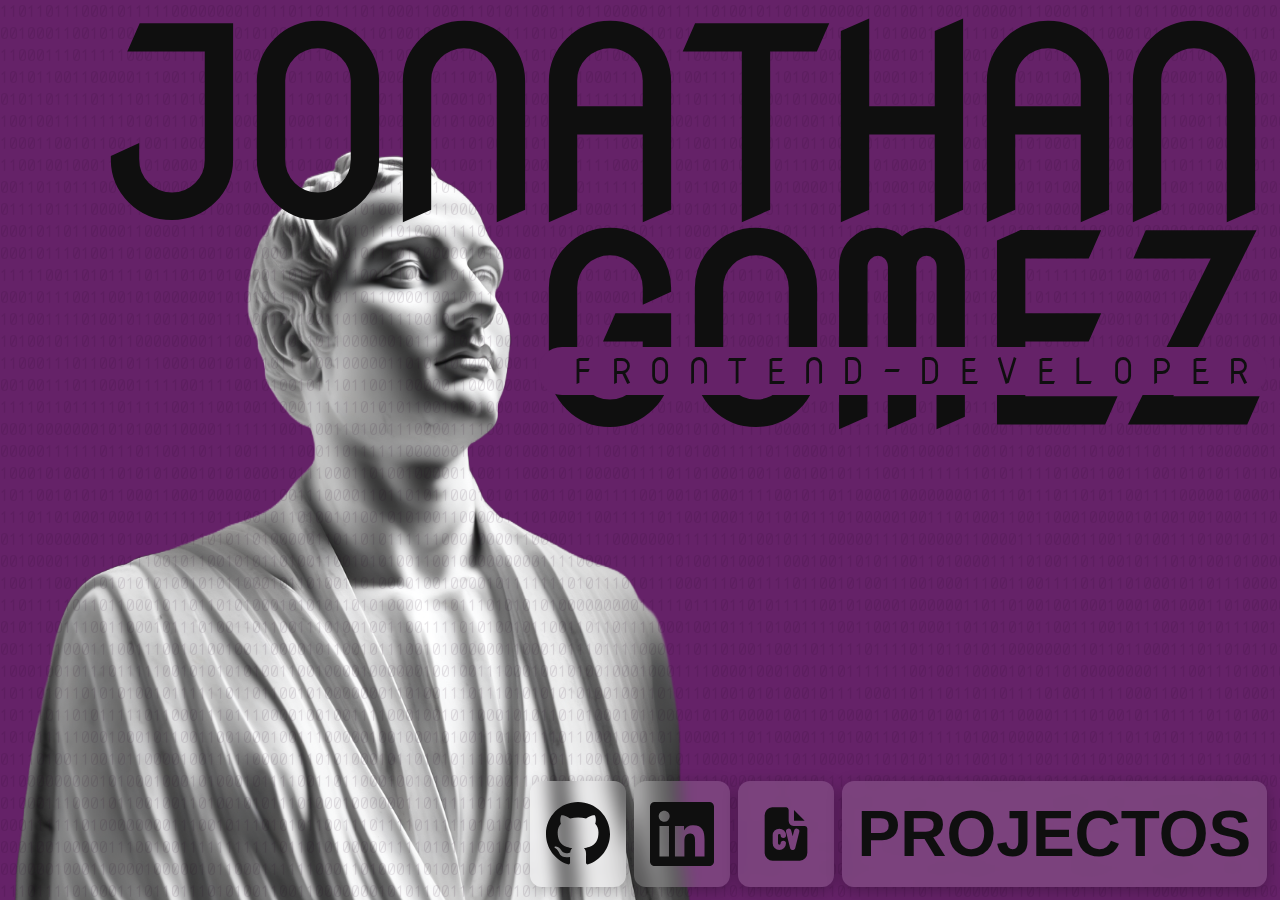
<file: index.html>
<!DOCTYPE html>
<html lang="es">

<head>
  <meta charset="utf-8">
  <link rel="icon" type="image/svg+xml" href="./assets/favicon.svg">
  <meta name="viewport" content="width=device-width, initial-scale=1">
  <title>Portfolio</title>
  <link rel="stylesheet" href="https://fonts.googleapis.com/css2?family=Material+Symbols+Rounded" />
  <link rel="stylesheet" href="./css/styles.css">
</head>

<body>

  <div class="background">
    <p>
      [base64]
      [base64]
      [base64]
      [base64]
      [base64]
      [base64]
      [base64]
      [base64]
      [base64]
      [base64]
      [base64]
      [base64]
      [base64]
      [base64]
      [base64]
      [base64]
      [base64]
      [base64]
      [base64]
      [base64]
      [base64]
      [base64]
      [base64]
      [base64]
      [base64]
      [base64]
      [base64]
      [base64]
      [base64]
      [base64]
      [base64]
      [base64]
      [base64]
      [base64]
      [base64]
      [base64]
      [base64]
      [base64]
      [base64]
      [base64]
      [base64]
      [base64]
      [base64]
      [base64]
      [base64]
      [base64]
      [base64]
      [base64]
      [base64]
      [base64]
      [base64]
      [base64]
      [base64]
      [base64]
      [base64]
      [base64]
      [base64]
      [base64]
      [base64]
      [base64]
      [base64]
      [base64]
      [base64]
      [base64]
      [base64]
      [base64]
      [base64]
      [base64]
      [base64]
      [base64]
      [base64]
      [base64]
      [base64]
      [base64]
      [base64]
      [base64]
      [base64]
      [base64]
      [base64]
      [base64]
      [base64]
      [base64]
      [base64]
      [base64]
      [base64]
      [base64]
      [base64]
      [base64]
      [base64]
      [base64]
      [base64]
      [base64]
      [base64]
      [base64]
      [base64]
      [base64]
      [base64]
      [base64]
      [base64]
      [base64]

    </p>
  </div>

  <div class="name-block">
    <h2>
      <span>J</span><span>O</span><span>N</span><span>A</span><span>T</span><span>H</span><span>A</span><span>N</span>
    </h2>
    <h2 class="last-name">
      <span>G</span><span>O</span><span>M</span><span>E</span><span>Z</span>
    </h2>

    <p>
      <span>F</span><span>R</span><span>O</span><span>N</span><span>T</span><span>E</span><span>N</span><span>D</span>
      <span>-</span><span>D</span><span>E</span><span>V</span><span>E</span><span>L</span><span>O</span><span>P</span><span>E</span><span>R</span>
    </p>

    <div class="img">
      <img src="./assets/img.png" alt="Jonathan Gomez" />
    </div>

  </div>
  <nav class="main-nav">
    <div class="nav-buttons">
      <a href="https://github.com/devJonathanGomez" target="_blank">
        <button>
          <svg width="1em" height="1em" viewBox="0 0 1024 1024" fill="none"
              xmlns="http://www.w3.org/2000/svg">
              <path fill-rule="evenodd" clip-rule="evenodd"
                d="M8 0C3.58 0 0 3.58 0 8C0 11.54 2.29 14.53 5.47 15.59C5.87 15.66 6.02 15.42 6.02 15.21C6.02 15.02 6.01 14.39 6.01 13.72C4 14.09 3.48 13.23 3.32 12.78C3.23 12.55 2.84 11.84 2.5 11.65C2.22 11.5 1.82 11.13 2.49 11.12C3.12 11.11 3.57 11.7 3.72 11.94C4.44 13.15 5.59 12.81 6.05 12.6C6.12 12.08 6.33 11.73 6.56 11.53C4.78 11.33 2.92 10.64 2.92 7.58C2.92 6.71 3.23 5.99 3.74 5.43C3.66 5.23 3.38 4.41 3.82 3.31C3.82 3.31 4.49 3.1 6.02 4.13C6.66 3.95 7.34 3.86 8.02 3.86C8.7 3.86 9.38 3.95 10.02 4.13C11.55 3.09 12.22 3.31 12.22 3.31C12.66 4.41 12.38 5.23 12.3 5.43C12.81 5.99 13.12 6.7 13.12 7.58C13.12 10.65 11.25 11.33 9.47 11.53C9.76 11.78 10.01 12.26 10.01 13.01C10.01 14.08 10 14.94 10 15.21C10 15.42 10.15 15.67 10.55 15.59C13.71 14.53 16 11.53 16 8C16 3.58 12.42 0 8 0Z"
                transform="scale(64)" fill="currentColor" />
            </svg>
        </button>
      </a>

      <a href="https://www.linkedin.com/in/devjonathangomez/" target="_blank">
        <button><svg width="1em" height="1em" xmlns="http://www.w3.org/2000/svg"
            preserveAspectRatio="xMidYMid" viewBox="0 0 256 256">
            <path
              d="M218.123 218.127h-37.931v-59.403c0-14.165-.253-32.4-19.728-32.4-19.756 0-22.779 15.434-22.779 31.369v60.43h-37.93V95.967h36.413v16.694h.51a39.907 39.907 0 0 1 35.928-19.733c38.445 0 45.533 25.288 45.533 58.186l-.016 67.013ZM56.955 79.27c-12.157.002-22.014-9.852-22.016-22.009-.002-12.157 9.851-22.014 22.008-22.016 12.157-.003 22.014 9.851 22.016 22.008A22.013 22.013 0 0 1 56.955 79.27m18.966 138.858H37.95V95.967h37.97v122.16ZM237.033.018H18.89C8.58-.098.125 8.161-.001 18.471v219.053c.122 10.315 8.576 18.582 18.89 18.474h218.144c10.336.128 18.823-8.139 18.966-18.474V18.454c-.147-10.33-8.635-18.588-18.966-18.453"
              fill="currentColor" />
          </svg>
      </button>
      </a>

      <a href="./cv.html">
        <button><svg xmlns="http://www.w3.org/2000/svg" width="1em" height="1em"
            viewBox="0 0 24 24" fill="currentColor" class="icon icon-tabler icons-tabler-filled icon-tabler-file-cv">
            <path stroke="none" d="M0 0h24v24H0z" fill="none" />
            <path
              d="M12 2l.117 .007a1 1 0 0 1 .876 .876l.007 .117v4l.005 .15a2 2 0 0 0 1.838 1.844l.157 .006h4l.117 .007a1 1 0 0 1 .876 .876l.007 .117v9a3 3 0 0 1 -2.824 2.995l-.176 .005h-10a3 3 0 0 1 -2.995 -2.824l-.005 -.176v-14a3 3 0 0 1 2.824 -2.995l.176 -.005zm-2.5 8a2.5 2.5 0 0 0 -2.5 2.5v3a2.5 2.5 0 1 0 5 0a1 1 0 0 0 -2 0a.5 .5 0 1 1 -1 0v-3a.5 .5 0 1 1 1 0a1 1 0 0 0 2 0a2.5 2.5 0 0 0 -2.5 -2.5m6.743 .03a1 1 0 0 0 -1.213 .727l-.53 2.119l-.53 -2.119a1 1 0 1 0 -1.94 .486l1.5 6c.252 1.01 1.688 1.01 1.94 0l1.5 -6a1 1 0 0 0 -.727 -1.213m-1.244 -7.031l4.001 4.001h-4z" />
          </svg>
      </button>
      </a>
    </div>

    <div class="nav-projects">
      <a href="projects.html">
        <button><span>PROJECTOS</span></button>
      </a>
    </div>
  </nav>

</body>

</html>
</file>
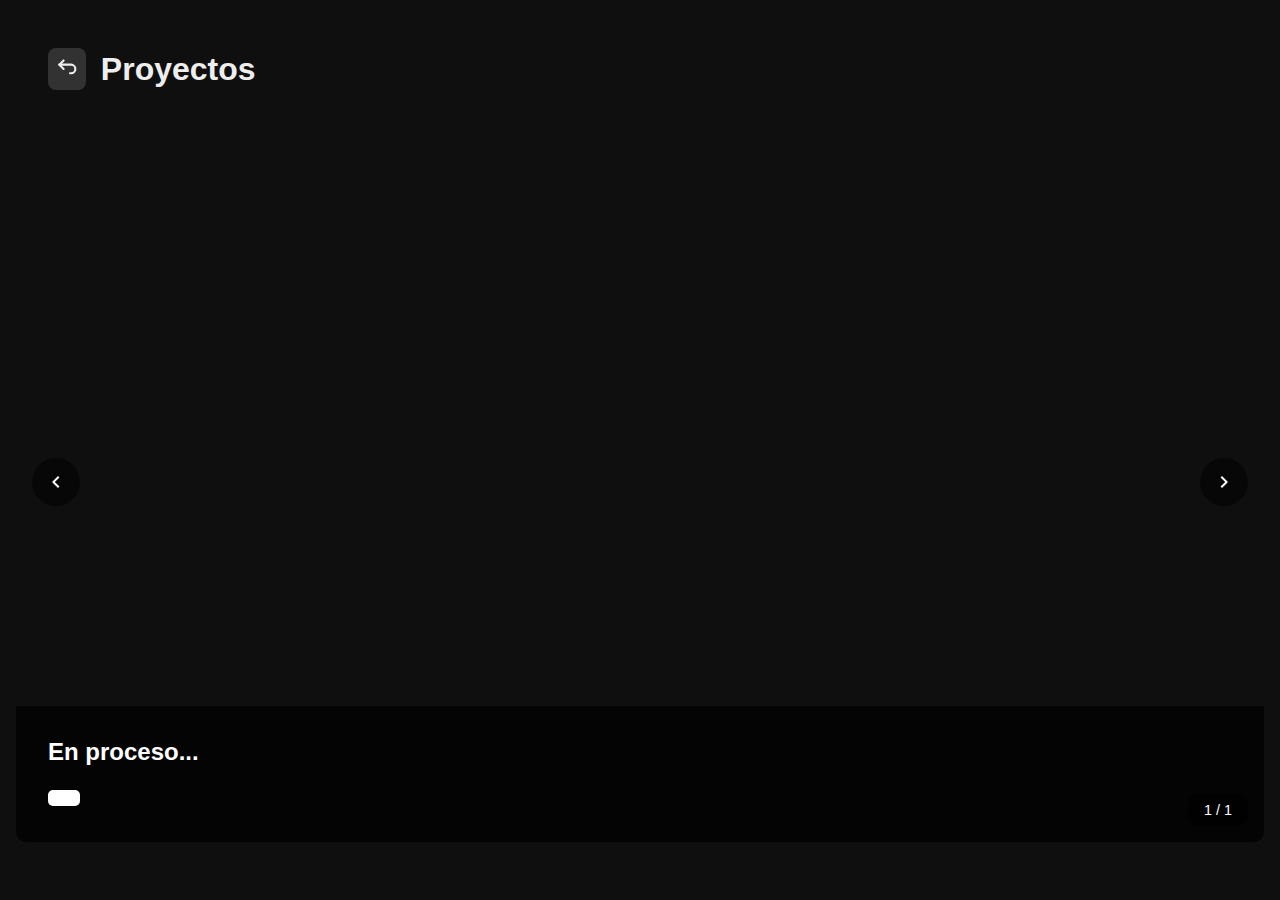
<file: projects.html>
<!DOCTYPE html>
<html lang="es">

<head>
  <meta charset="utf-8">
  <link rel="icon" type="image/svg+xml" href="./assets/favicon.svg">
  <meta name="viewport" content="width=device-width, initial-scale=1">
  <title>Proyectos | Portfolio</title>
  <link rel="stylesheet" href="./css/projects.css">
</head>

<body>
  <div class="principal">
    <header class="proyectos-header">
      <a href="./index.html">
        <button class="btn-home">
          <svg xmlns="http://www.w3.org/2000/svg" width="1.6em" height="1.6em" viewBox="0 0 24 24" fill="none"
            stroke="currentColor" stroke-width="2" stroke-linecap="round" stroke-linejoin="round"
            class="icon icon-tabler icons-tabler-outline icon-tabler-arrow-back-up">
            <path stroke="none" d="M0 0h24v24H0z" fill="none" />
            <path d="M9 14l-4 -4l4 -4" />
            <path d="M5 10h11a4 4 0 1 1 0 8h-1" />
          </svg>
        </button>
      </a>
      <h1>Proyectos</h1>
    </header>

    <div class="slider">
      <button class="slider-btn prev">
        <svg viewBox="0 0 24 24" width="24" height="24">
          <path d="M15.41 7.41L14 6l-6 6 6 6 1.41-1.41L10.83 12z" />
        </svg>
      </button>
      <button class="slider-btn next">
        <svg viewBox="0 0 24 24" width="24" height="24">
          <path d="M8.59 16.59L13.17 12 8.59 7.41 10 6l6 6-6 6z" />
        </svg>
      </button>

      <div class="slider-track">
        <div class="slide"
          style="background-image: url('https://images.pexels.com/photos/356043/pexels-photo-356043.jpeg?_gl=1*1782tyv*_ga*MjAxNTgxNDg1LjE3NTQ3NTE4NjY.*_ga_8JE65Q40S6*czE3NTcwOTUwOTEkbzMkZzEkdDE3NTcwOTUxODMkajMyJGwwJGgw');">
          <div class="slide-content">
            <h2>En proceso...</h2>
            <p></p>
            <a href="#"></a>
          </div>
        </div>

      </div>

      <div class="indicator">1 / 3</div>
    </div>
  </div>

  <script src="./js/projects.js" defer></script>
</body>

</html>
</file>
<file: css/styles.css>
@import url('https://fonts.googleapis.com/css2?family=Nova+Mono&display=swap');

:root {
  --font: 'Nova Mono', monospace;
  --bg-color: #652268;
  --text-color: #0f0f0f;
  --enfasis-color: #1f0020;
  --glass-bg: rgba(255, 255, 255, 0.15);
  --glass-border: none;
}

* {
  box-sizing: border-box;
  margin: 0;
  padding: 0;
}

html,
body {
  height: 100%;
  max-height: 100dvh;
}

body {
  font-family: var(--font);
  background-color: var(--bg-color);
  color: var(--text-color);
  overflow: hidden;
  cursor: default;
}

body {
  height: 100vh;
  display: flex;
  flex-direction: column;
  justify-content: space-between;
  animation: fadeIn 1.5s ease forwards;
}

@keyframes fadeIn {
  from {
    opacity: 0;
    transform: translateY(20px);
  }

  to {
    opacity: 1;
    transform: translateY(0);
  }
}

.background {
  position: fixed;
  top: 0;
  left: 0;
  width: 100%;
  height: 100%;
  z-index: -1;
  overflow: hidden;
  opacity: 0.1;
  color: var(--enfasis-color);
}

/* Bloque del nombre */
.name-block {
  text-align: right;
  padding: 1vw 1vw 0 0;
  font-size: 13.5vw;
  font-weight: 700;
  line-height: 0.8;
  animation: fadeIn 1.8s ease forwards;
}

.name-block h2 {
  display: flex;
  justify-content: flex-end;
}

.name-block h2 span {
  display: inline-block;
  transition: transform 0.3s ease, text-shadow 0.3s ease;
}

.name-block h2 span:hover {
  transform: translateY(4px) scale(1.05);
  text-shadow: inset 2px 2px 6px #000000aa, 0 4px 6px rgba(0, 0, 0, 0.3);
  color: var(--enfasis-color);
}

.name-block p {
  position: relative;
  display: flex;
  flex-wrap: nowrap;
  justify-content: flex-end;
  top: -6.3vw;
  z-index: 1;
  width: 57vw;
  right: 0;
  margin-left: auto;
  padding: 0.75vw 0;
  background-color: var(--bg-color);
  border-radius: 100px;
  font-size: 2.85vw;
  font-weight: 400;
  letter-spacing: 1.45vw;
  animation: fadeUp 2s ease forwards;
}

.name-block p span {
  display: flex;
  justify-content: space-around;
}

.name-block p span:hover {
  transform: scale(1.1);
  text-shadow: inset 2px 2px 6px #000000aa, 0 3px 5px rgba(0, 0, 0, 0.3);
  color: var(--enfasis-color);
}



@keyframes fadeUp {
  from {
    opacity: 0;
    transform: translateY(40px);
  }

  to {
    opacity: 1;
    transform: translateY(0);
  }
}

/* img */

.img {
  position: fixed;
  top: 5vh;
  left: 0;
  z-index: -2;
  width: 100vw;
  height: 100vh;
  display: flex;
  align-items: flex-start;
  justify-content: flex-start;
}

.img img {
  width: 60dvw;
  height: auto;
  object-fit: contain;
  margin: auto;
  margin-left: 0;
  bottom: 0;
}

/* Navegación */
.main-nav {
  position: absolute;
  right: 1vw;
  bottom: 1vw;
  display: flex;
  justify-content: flex-end;
  gap: .5rem;
  flex-wrap: wrap;
  z-index: 10;
  animation: fadeIn 2.2s ease forwards;
}

a {
  text-decoration: none;
}

/* Botones cristal translucido */
button {
  background: var(--glass-bg);
  border: none;
  border-radius: 12px;
  backdrop-filter: blur(8px);
  -webkit-backdrop-filter: blur(8px);
  color: var(--text-color);
  cursor: pointer;
  font-size: max(3em, 5vw);
  font-weight: 800;
  box-shadow: 0 4px 15px rgba(0, 0, 0, 0.25);
  transition: all 0.35s ease;
  height: 100%;
  display: flex;
  align-items: center;
  padding: 1rem;
}

.nav-buttons {
  display: flex;
  flex-wrap: nowrap;
  gap: .5rem;
  margin-left: 1vw;
}

.nav-buttons button:hover {
  transform: translateY(-5px) scale(1.05);
  box-shadow: 0 8px 25px rgba(0, 0, 0, 0.35);
}

.nav-buttons svg {
  margin: 0;
  font-size: inherit;
  transition: transform 0.3s ease, color 0.3s ease;
}

.nav-buttons svg:hover {
  transform: scale(1.2) rotate(2deg);
  color: var(--enfasis-color);
}

.nav-projects:hover button:hover {
  transform: translateY(-5px) scale(1.015);
  box-shadow: 0 8px 25px rgba(0, 0, 0, 0.35);
}

.nav-projects span {
  transition: transform 0.3s ease, color 0.3s ease;
}

.nav-projects:hover span {
  transform: scale(1.03) rotate(2deg);
  color: var(--enfasis-color);
}

/* Responsivo */
@media (min-aspect-ratio: 2.3/1) {
  .main-nav {
    left: 1vw;
    right: auto;
    flex-direction: column;
  }

  .nav-buttons {
    margin-left: 0;
  }
}

@media (max-width: 1000px) {
  .img img {
    width: 80dvw;
    margin-left: -10vw;
  }
}

@media (max-width: 850px) {

  .img {
    top: 20vh;
  }

  .img img {
    width: 100dvw;
    margin-left: 0;
  }

  .last-name {
    text-align: right;
    padding: 1vw 1vw 0 0;
    font-size: 32vw;
    font-weight: 700;
    line-height: 0.8;
    animation: fadeIn 1.8s ease forwards;
  }

  .name-block p {
    top: -10.1vw;
    width: 92vw;
    font-size: 6.2vw;
  }

  .main-nav {
    position: absolute;
    right: 1vw;
    bottom: 1vw;
    display: flex;
    justify-content: flex-end;
    gap: .5rem;
    flex-wrap: wrap;
    z-index: 10;
    animation: fadeIn 2.2s ease forwards;
  }
}

@media (max-width: 660px) {
  .img {
    top: 15vh;
    overflow: hidden;
  }

  .img img {
    width: 150dvw;
    margin-left: -20vw;
  }

  /* 
  .main-nav {
    flex-direction: column-reverse;
  } */

  .nav-projects {
    margin-left: auto
  }
}
</file>
<file: css/projects.css>
@import url('https://fonts.googleapis.com/css2?family=Nova+Mono&display=swap');

:root {
    --font: 'Nova Mono', monospace;
    --font-text: sans-serif;
    --bg-color: #0f0f0f;
    --text-color: #eeeeee;
    --enfasis-color: #130013;
    --glass-bg: rgba(255, 255, 255, 0.15);
    --glass-border: none;
}

* {
    box-sizing: border-box;
    margin: 0;
    padding: 0;
}

html,
body {
    height: 100dvh;
}

body {
    font-family: var(--font-text);
    background-color: var(--bg-color);
    color: var(--text-color);
    display: flex;
    flex-direction: column;
    align-items: center;
    animation: fadeIn 1.5s ease forwards;

    height: 100%;
    width: 100%;
}

@keyframes fadeIn {
    from {
        opacity: 0;
        transform: translateY(20px);
    }

    to {
        opacity: 1;
        transform: translateY(0);
    }
}

.principal {
    width: 100%;
    max-width: calc(2 * 100vh);
    padding: 1rem;
    display: flex;
    flex-direction: column;
}

header {
    margin-right: auto;
    padding: 2rem;
    font-size: 1em;
}

header h1 {
    display: inline-block;
    margin-left: 10px;
}

a {
    text-decoration: none;
}

.btn-home {
    background: var(--glass-bg);
    border: none;
    border-radius: 8px;
    backdrop-filter: blur(8px);
    color: var(--text-color);
    cursor: pointer;
    font-size: inherit;
    transition: all 0.35s ease;

    padding: 0.4em;
}

.btn-home:hover {
    transform: translateY(-4px) scale(1.05);
    box-shadow: 0 8px 25px rgba(0, 0, 0, 0.35);
    color: var(--enfasis-color);
}

.slider {
    position: relative;
    overflow: hidden;
    width: 100%;
    height: 80vh;
    border-radius: 10px;
}

.slider-track {
    display: flex;
    transition: transform 0.6s ease;
    height: 100%;
}

.slide {
    width: 100%;
    height: 100%;
    background-size: cover;
    background-position: center;
    position: relative;
    flex-shrink: 0;
    display: flex;
    align-items: flex-end;
}

.slide-content {
    background: rgba(0, 0, 0, 0.7);
    color: #fff;
    padding: 2rem;
    width: 100%;
}

.slide-content h2 {
    margin-bottom: 1em;
}

.slide-content p {
    margin-bottom: 1em;
}

.slide-content a {
    display: inline-block;
    margin-right: 0.5rem;
    padding: 0.5rem 1rem;
    background: #fff;
    color: #000;
    border-radius: 5px;
    text-decoration: none;
    font-weight: bold;
}

/* Flechas */
.slider-btn {
    position: absolute;
    top: 50%;
    transform: translateY(-50%);
    background: rgba(0, 0, 0, 0.5);
    border: none;
    cursor: pointer;
    width: 3rem;
    height: 3rem;
    display: flex;
    justify-content: center;
    align-items: center;
    border-radius: 50%;
    z-index: 10;
    fill: white;
}

.slider-btn:hover {
    background: rgba(0, 0, 0, 0.8);
}

.slider-btn.prev {
    left: 1rem;
}

.slider-btn.next {
    right: 1rem;
}

.indicator {
    position: absolute;
    bottom: 1rem;
    right: 1rem;
    background: rgba(0, 0, 0, 0.7);
    color: #fff;
    padding: 0.5rem 1rem;
    border-radius: 10px;
    font-size: 0.9rem;
}
</file>
